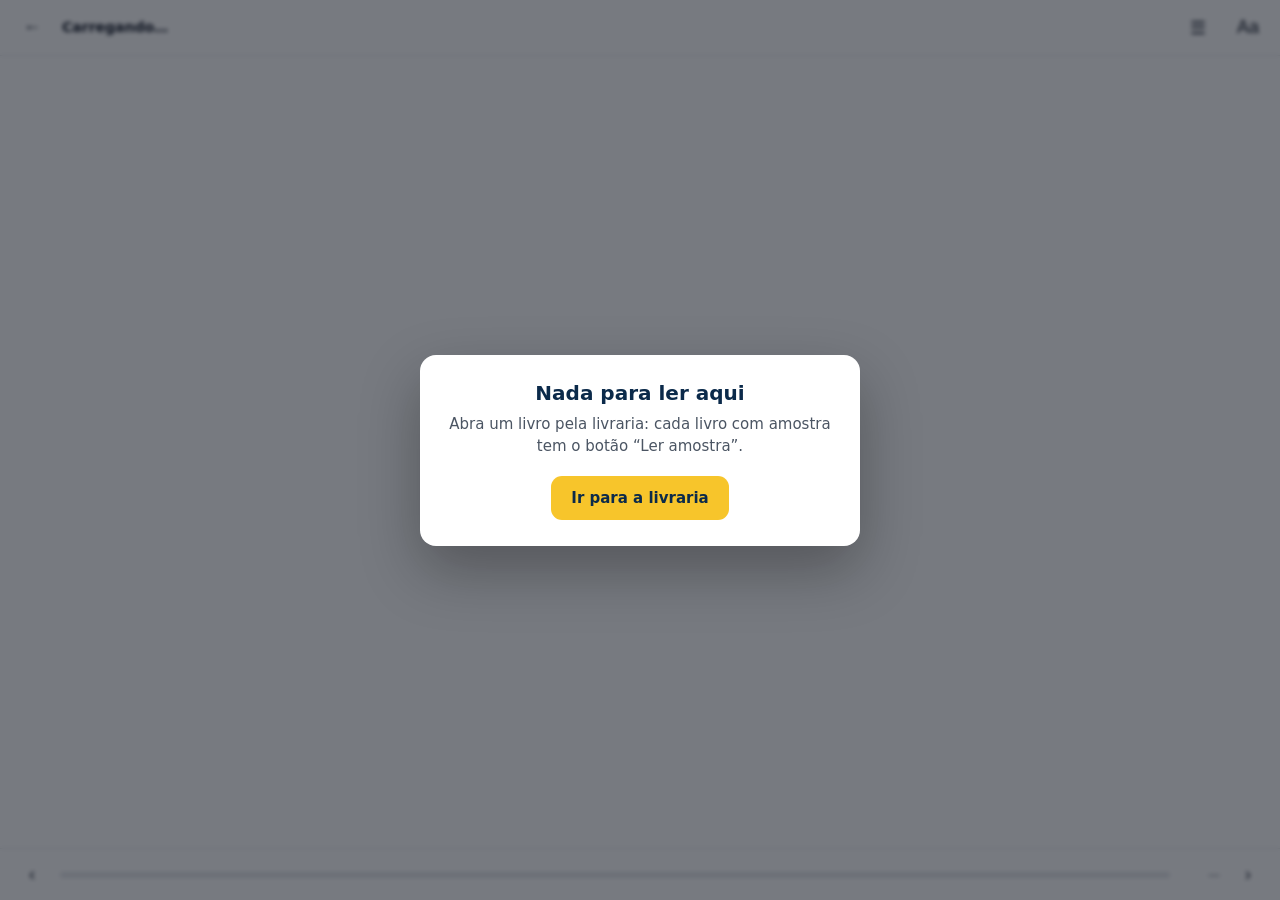
<file: ler.html>
<!doctype html>
<html lang="pt-BR">
<head>
<meta charset="utf-8">
<meta name="viewport" content="width=device-width, initial-scale=1, viewport-fit=cover">
<title>Leitor — Soluções Omega</title>
<link rel="icon" href="assets/img/logo-livros.png">
<style>
  :root{
    --primary:#0b2a4a; --gold:#f7c52b; --muted:#6b7280; --line:#e5e7eb;
    --fundo:#ffffff; --papel:#ffffff; --texto:#111827; --barra:#ffffff;
  }
  [data-tema="sepia"]{ --fundo:#f4ecd8; --papel:#f4ecd8; --texto:#4a3b2a; --barra:#efe4cc; --line:#e0d3b8; }
  [data-tema="escuro"]{ --fundo:#13161b; --papel:#13161b; --texto:#e7e9ee; --barra:#1b1f26; --line:#2a3039; --muted:#9aa3b2; }

  *{ box-sizing:border-box }
  html,body{ margin:0; padding:0; height:100%; background:var(--fundo); color:var(--texto);
    font-family:system-ui,-apple-system,"Segoe UI",Roboto,sans-serif; overscroll-behavior:none; }

  .topo{ position:fixed; top:0; left:0; right:0; height:56px; z-index:20; display:flex; align-items:center; gap:10px;
    padding:0 12px; background:var(--barra); border-bottom:1px solid var(--line);
    padding-top:env(safe-area-inset-top); height:calc(56px + env(safe-area-inset-top)); }
  .topo .titulo{ flex:1; min-width:0; font-size:14px; font-weight:700; line-height:1.25;
    overflow:hidden; text-overflow:ellipsis; white-space:nowrap }
  .topo .titulo span{ display:block; font-size:12px; font-weight:500; color:var(--muted);
    overflow:hidden; text-overflow:ellipsis; white-space:nowrap }
  .ic{ width:40px; height:40px; min-width:40px; display:grid; place-items:center; border:0; border-radius:10px;
    background:transparent; color:var(--texto); cursor:pointer; font-size:18px; padding:0 }
  .ic:hover{ background:rgba(127,127,127,.14) }

  #area{ position:fixed; top:calc(56px + env(safe-area-inset-top)); bottom:calc(52px + env(safe-area-inset-bottom));
    left:0; right:0; background:var(--papel) }

  .rodape{ position:fixed; left:0; right:0; bottom:0; height:calc(52px + env(safe-area-inset-bottom));
    padding-bottom:env(safe-area-inset-bottom); z-index:20; display:flex; align-items:center; gap:8px;
    padding-left:12px; padding-right:12px; background:var(--barra); border-top:1px solid var(--line) }
  .rodape .barra{ flex:1; height:6px; border-radius:99px; background:var(--line); overflow:hidden }
  .rodape .barra i{ display:block; height:100%; width:0; background:var(--gold); transition:width .25s }
  .rodape .quanto{ font-size:12px; color:var(--muted); min-width:42px; text-align:right }

  .painel{ position:fixed; z-index:30; background:var(--barra); border:1px solid var(--line);
    border-radius:14px; box-shadow:0 18px 50px rgba(0,0,0,.18); padding:14px; display:none }
  .painel.aberto{ display:block }
  #painel-ajustes{ top:calc(62px + env(safe-area-inset-top)); right:10px; width:260px }
  .linha{ display:flex; align-items:center; justify-content:space-between; gap:10px; margin-bottom:12px }
  .linha:last-child{ margin-bottom:0 }
  .linha b{ font-size:13px; font-weight:700 }
  .grupo{ display:flex; gap:6px }
  .grupo button{ border:1.5px solid var(--line); background:transparent; color:var(--texto);
    border-radius:9px; padding:7px 11px; cursor:pointer; font:inherit; font-size:13px }
  .grupo button[aria-pressed="true"]{ border-color:var(--gold); background:rgba(247,197,43,.18); font-weight:700 }

  #painel-sumario{ top:calc(62px + env(safe-area-inset-top)); left:10px; right:10px; max-width:420px;
    max-height:70vh; overflow:auto; padding:8px }
  #painel-sumario a{ display:block; padding:11px 10px; border-radius:9px; color:var(--texto);
    text-decoration:none; font-size:14px; border-bottom:1px solid var(--line) }
  #painel-sumario a:last-child{ border-bottom:0 }
  #painel-sumario a:hover{ background:rgba(127,127,127,.12) }

  .aviso{ position:fixed; inset:0; z-index:40; display:none; place-items:center; padding:24px;
    background:rgba(8,14,24,.55); backdrop-filter:blur(2px) }
  .aviso.aberto{ display:grid }
  .aviso .caixa{ background:#fff; color:#111827; border-radius:16px; max-width:440px; width:100%;
    padding:26px; text-align:center; box-shadow:0 24px 60px rgba(0,0,0,.3) }
  .aviso h2{ margin:0 0 8px; font-size:20px; color:var(--primary) }
  .aviso p{ margin:0 0 18px; color:#4b5563; line-height:1.5; font-size:15px }
  .btn{ display:inline-block; border:0; border-radius:11px; padding:13px 20px; font:inherit; font-weight:700;
    cursor:pointer; text-decoration:none; font-size:15px }
  .btn-gold{ background:var(--gold); color:var(--primary) }
  .btn-ghost{ background:transparent; color:var(--primary); border:1.5px solid var(--line) }

  .carregando{ position:fixed; inset:0; display:grid; place-items:center; color:var(--muted); font-size:14px; z-index:5 }

  /* tocador de audiolivro */
  #tocador{ position:fixed; top:calc(56px + env(safe-area-inset-top)); bottom:calc(52px + env(safe-area-inset-bottom));
    left:0; right:0; display:flex; flex-direction:column; align-items:center; justify-content:center; gap:18px; padding:24px }
  #tocador[hidden]{ display:none }
  .capa-audio{ width:min(62vw,230px); aspect-ratio:1; border-radius:20px; display:grid; place-items:center; font-size:64px;
    background:linear-gradient(145deg,#1a5099,#0b2a4a); color:#f7c52b; box-shadow:0 18px 44px rgba(0,0,0,.28) }
  .faixa-nome{ font-size:16px; font-weight:700; text-align:center; max-width:90%; line-height:1.3 }
  .tempo{ display:flex; align-items:center; gap:10px; width:min(520px,92%); font-size:12px; color:var(--muted) }
  .tempo input{ flex:1; accent-color:var(--gold) }
  .controles{ display:flex; align-items:center; gap:22px }
  .ic.grande{ width:54px; height:54px; font-size:14px; font-weight:800 }
  .ic.play{ width:74px; height:74px; border-radius:50%; background:var(--gold); color:#0b2a4a; font-size:28px }
  .ic.play:hover{ filter:brightness(1.05) }
  .velocidade{ display:flex; gap:6px }
  .vel{ border:1.5px solid var(--line); background:transparent; color:var(--texto); border-radius:9px;
    padding:6px 11px; font:inherit; font-size:12.5px; cursor:pointer }
  .vel[aria-pressed="true"]{ border-color:var(--gold); background:rgba(247,197,43,.18); font-weight:700 }

  /* leitura limpa: some com as barras e o livro ocupa a tela toda */
  body.limpo .topo, body.limpo .rodape{ opacity:0; pointer-events:none; transition:opacity .2s }
  body.limpo #area{ top:0; bottom:0 }
  .topo,.rodape{ transition:opacity .2s }
  #area{ transition:top .2s,bottom .2s }

  @media (min-width:900px){
    #area{ left:50%; width:min(1100px,96vw); transform:translateX(-50%) }
  }
</style>
</head>
<body>

<header class="topo">
  <button class="ic" id="b-voltar" title="Voltar para a livraria" aria-label="Voltar">←</button>
  <div class="titulo" id="t-titulo">Carregando…<span id="t-autor"></span></div>
  <button class="ic" id="b-sumario" title="Sumário" aria-label="Sumário">☰</button>
  <button class="ic" id="b-ajustes" title="Ajustes de leitura" aria-label="Ajustes">Aa</button>
</header>

<div id="area"></div>
<div id="tocador" hidden>
  <div class="capa-audio">🎧</div>
  <div class="faixa-nome" id="faixa-nome">—</div>
  <audio id="som" preload="metadata"></audio>
  <div class="tempo"><span id="t-agora">0:00</span>
    <input type="range" id="t-barra" min="0" max="1000" value="0" step="1" aria-label="Posição da faixa">
    <span id="t-total">0:00</span></div>
  <div class="controles">
    <button class="ic grande" id="b-volta15" title="Voltar 15 segundos">⟲15</button>
    <button class="ic play" id="b-play" title="Tocar">▶</button>
    <button class="ic grande" id="b-frente15" title="Avançar 15 segundos">15⟳</button>
  </div>
  <div class="velocidade">
    <button class="vel" data-vel="0.8">0,8×</button><button class="vel" data-vel="1" aria-pressed="true">1×</button>
    <button class="vel" data-vel="1.25">1,25×</button><button class="vel" data-vel="1.5">1,5×</button>
  </div>
</div>
<div class="carregando" id="carregando">Abrindo o livro…</div>

<footer class="rodape">
  <button class="ic" id="b-ant" title="Página anterior" aria-label="Anterior">‹</button>
  <div class="barra"><i id="progresso"></i></div>
  <span class="quanto" id="quanto">—</span>
  <button class="ic" id="b-prox" title="Próxima página" aria-label="Próxima">›</button>
</footer>

<div class="painel" id="painel-ajustes">
  <div class="linha"><b>Tamanho da letra</b>
    <div class="grupo"><button id="letra-menos">A−</button><button id="letra-mais">A+</button></div>
  </div>
  <div class="linha"><b>Fundo</b>
    <div class="grupo">
      <button data-tema="claro">Claro</button>
      <button data-tema="sepia">Sépia</button>
      <button data-tema="escuro">Escuro</button>
    </div>
  </div>
</div>

<div class="painel" id="painel-sumario"></div>

<div class="aviso" id="aviso">
  <div class="caixa">
    <h2 id="aviso-t">Fim da amostra</h2>
    <p id="aviso-p">Você leu os capítulos liberados deste livro. Para continuar, compre o livro na nossa livraria.</p>
    <div style="display:flex;gap:10px;justify-content:center;flex-wrap:wrap">
      <a class="btn btn-gold" id="aviso-comprar" href="livros.html">Comprar o livro</a>
      <button class="btn btn-ghost" id="aviso-fechar" type="button">Continuar lendo a amostra</button>
    </div>
  </div>
</div>

<script src="assets/js/jszip.min.js"></script>
<script src="assets/js/epub.min.js"></script>
<script>
(function () {
  var par = new URLSearchParams(location.search);
  var chave = (par.get('chave') || '').trim().toUpperCase();
  var arquivoDireto = par.get('arquivo') || '';
  var tituloPar = par.get('titulo') || '';
  var autorPar = par.get('autor') || '';
  var livroId = par.get('livro') || '';
  var ehAmostra = !chave;

  var $ = function (id) { return document.getElementById(id); };
  var livro = null, vis = null, guardarEm = 'omega_leitura_' + (chave || livroId || 'amostra');

  function erroNaTela(titulo, texto) {
    $('carregando').style.display = 'none';
    $('aviso-t').textContent = titulo;
    $('aviso-p').textContent = texto;
    $('aviso-fechar').style.display = 'none';
    $('aviso').classList.add('aberto');
  }

  // ---------- preferências de leitura ----------
  var escuroNoAparelho = window.matchMedia && window.matchMedia('(prefers-color-scheme: dark)').matches;
  var prefs = { letra: 100, tema: escuroNoAparelho ? 'escuro' : 'claro' };
  try { prefs = Object.assign(prefs, JSON.parse(localStorage.getItem('omega_leitor_prefs') || '{}')); } catch (e) {}
  function salvarPrefs() { try { localStorage.setItem('omega_leitor_prefs', JSON.stringify(prefs)); } catch (e) {} }
  function aplicarPrefs() {
    document.documentElement.setAttribute('data-tema', prefs.tema);
    Array.prototype.forEach.call(document.querySelectorAll('[data-tema]'), function (b) {
      if (b.tagName === 'BUTTON') b.setAttribute('aria-pressed', b.dataset.tema === prefs.tema ? 'true' : 'false');
    });
    if (vis) {
      vis.themes.fontSize(prefs.letra + '%');
      // Regra com !important em todos os elementos: é a única que vence o estilo
      // que o próprio livro traz escrito em cada parágrafo.
      var corTexto = prefs.tema === 'escuro' ? '#e9ebf0' : (prefs.tema === 'sepia' ? '#43361f' : '#111827');
      var corFundo = prefs.tema === 'escuro' ? '#13161b' : (prefs.tema === 'sepia' ? '#f4ecd8' : '#ffffff');
      if (prefs.tema === 'claro') {
        vis.themes.default({ 'body': { 'background': '#ffffff' } });
      } else {
        vis.themes.default({
          'body': { 'background': corFundo + ' !important' },
          'body *, p, div, span, h1, h2, h3, h4, h5, h6, li, td, blockquote, em, strong, i, b, a': {
            'color': corTexto + ' !important',
            'background-color': 'transparent !important'
          },
          'img.bg, img[class*="bg"]': { 'opacity': '.22' }
        });
      }
    }
    salvarPrefs();
  }

  // ---------- abre o livro ----------
  // Busca o arquivo primeiro: assim dá para avisar direito quando o servidor recusa,
  // e o leitor recebe o EPUB em memória (não depende da terminação do endereço).
  function buscarEAbrir(url, titulo, autor) {
    fetch(url, { credentials: 'same-origin' })
      .then(function (r) {
        if (r.status === 403) throw new Error('bloqueado');
        if (!r.ok) throw new Error('falhou');
        return r.arrayBuffer();
      })
      .then(function (buf) { abrir(buf, titulo, autor); })
      .catch(function (e) {
        if (e && e.message === 'bloqueado') erroNaTela('Livro só para quem comprou', 'Este arquivo é do livro completo. Abra pelo link que você recebeu na compra, ou leia a amostra grátis na livraria.');
        else erroNaTela('Não consegui abrir o livro', 'O arquivo pode estar indisponível no momento. Tente de novo em alguns instantes.');
      });
  }

  function abrir(fonte, titulo, autor) {
    $('t-titulo').firstChild.nodeValue = titulo || 'Livro';
    $('t-autor').textContent = autor || '';
    document.title = (titulo || 'Leitor') + ' — Soluções Omega';

    livro = ePub(fonte);
    vis = livro.renderTo('area', { width: '100%', height: '100%', flow: 'paginated', spread: 'none', allowScriptedContent: false });

    var volta = null;
    try { volta = localStorage.getItem(guardarEm); } catch (e) {}
    vis.display(volta || undefined).then(function () {
      $('carregando').style.display = 'none';
      aplicarPrefs();
    }).catch(function () {
      vis.display().then(function () { $('carregando').style.display = 'none'; aplicarPrefs(); })
        .catch(function () { erroNaTela('Não consegui abrir o livro', 'O arquivo pode estar indisponível no momento. Tente de novo em alguns instantes.'); });
    });

    livro.ready.then(function () { return livro.locations.generate(1600); }).then(desenharProgresso).catch(function () {});

    livro.loaded.navigation.then(function (nav) {
      var alvo = $('painel-sumario'), itens = (nav && nav.toc) || [];
      if (!itens.length) { alvo.innerHTML = '<a href="#" data-sem>Este livro não tem sumário.</a>'; return; }
      alvo.innerHTML = itens.map(function (it, i) {
        return '<a href="#" data-ir="' + encodeURIComponent(it.href) + '">' + ((it.label || ('Capítulo ' + (i + 1))).trim() || ('Capítulo ' + (i + 1))) + '</a>';
      }).join('');
    }).catch(function () {});

    vis.on('relocated', function (loc) {
      try { localStorage.setItem(guardarEm, loc.start.cfi); } catch (e) {}
      desenharProgresso(loc);
      if (ehAmostra && loc.atEnd) mostrarFimDaAmostra();
    });

    vis.on('keyup', teclado);
    document.addEventListener('keyup', teclado);
  }

  function desenharProgresso(loc) {
    try {
      var cfi = (loc && loc.start && loc.start.cfi) || (vis && vis.currentLocation() && vis.currentLocation().start.cfi);
      if (!cfi || !livro.locations || !livro.locations.length()) return;
      var pct = Math.round(livro.locations.percentageFromCfi(cfi) * 100);
      if (!isFinite(pct)) return;
      $('progresso').style.width = pct + '%';
      $('quanto').textContent = pct + '%';
    } catch (e) {}
  }

  function mostrarFimDaAmostra() {
    $('aviso-t').textContent = 'Fim da amostra';
    $('aviso-p').textContent = 'Você leu os capítulos liberados deste livro. Para ler o resto, é só comprar na livraria.';
    $('aviso-comprar').href = livroId ? ('livros.html?livro=' + encodeURIComponent(livroId)) : 'livros.html';
    $('aviso').classList.add('aberto');
  }

  function teclado(e) {
    var k = e && (e.key || e.code);
    if (k === 'ArrowLeft') vis.prev();
    if (k === 'ArrowRight') vis.next();
  }

  // ---------- botões ----------
  $('b-ant').onclick = function () { vis && vis.prev(); };
  $('b-prox').onclick = function () { vis && vis.next(); };
  $('b-voltar').onclick = function () { location.href = 'livros.html'; };
  $('aviso-fechar').onclick = function () { $('aviso').classList.remove('aberto'); };

  function alternar(id) {
    var p = $(id), outro = $(id === 'painel-ajustes' ? 'painel-sumario' : 'painel-ajustes');
    outro.classList.remove('aberto');
    p.classList.toggle('aberto');
  }
  $('b-ajustes').onclick = function (e) { e.stopPropagation(); alternar('painel-ajustes'); };
  $('b-sumario').onclick = function (e) { e.stopPropagation(); alternar('painel-sumario'); };
  document.addEventListener('click', function (e) {
    if (e.target.closest('.painel') || e.target.closest('.ic')) return;
    $('painel-ajustes').classList.remove('aberto');
    $('painel-sumario').classList.remove('aberto');
  });

  $('letra-mais').onclick = function () { prefs.letra = Math.min(180, prefs.letra + 10); aplicarPrefs(); };
  $('letra-menos').onclick = function () { prefs.letra = Math.max(70, prefs.letra - 10); aplicarPrefs(); };
  Array.prototype.forEach.call(document.querySelectorAll('.grupo button[data-tema]'), function (b) {
    b.onclick = function () { prefs.tema = b.dataset.tema; aplicarPrefs(); };
  });
  $('painel-sumario').addEventListener('click', function (e) {
    var a = e.target.closest('[data-ir]'); if (!a) return;
    e.preventDefault();
    vis.display(decodeURIComponent(a.dataset.ir));
    $('painel-sumario').classList.remove('aberto');
  });

  // toque nas laterais vira a página; no meio, esconde as barras para a leitura ficar limpa
  (function () {
    var area = $('area');
    area.addEventListener('click', function (e) {
      var l = e.clientX / window.innerWidth;
      if (l < 0.3) vis && vis.prev();
      else if (l > 0.7) vis && vis.next();
      else document.body.classList.toggle('limpo');
    });
  })();

  // toque: arrastar para virar a página
  (function () {
    var x0 = null;
    document.addEventListener('touchstart', function (e) { x0 = e.changedTouches[0].clientX; }, { passive: true });
    document.addEventListener('touchend', function (e) {
      if (x0 === null) return;
      var dx = e.changedTouches[0].clientX - x0; x0 = null;
      if (Math.abs(dx) < 45) return;
      if (dx < 0) vis && vis.next(); else vis && vis.prev();
    }, { passive: true });
  })();

  aplicarPrefs();


  // ---------- tocador de audiolivro ----------
  var faixas = [], faixaAtual = 0, som = $('som');

  function mmss(seg) {
    seg = Math.max(0, Math.floor(seg || 0));
    var h = Math.floor(seg / 3600), m2 = Math.floor((seg % 3600) / 60), s2 = seg % 60;
    return (h ? h + ':' + String(m2).padStart(2, '0') : m2) + ':' + String(s2).padStart(2, '0');
  }

  function abrirAudio(lista, titulo, autor) {
    faixas = lista || [];
    if (!faixas.length) { erroNaTela('Audiolivro sem faixas', 'Este livro ainda não tem áudio publicado. Fale com a gente que resolvemos.'); return; }
    $('t-titulo').firstChild.nodeValue = titulo || 'Audiolivro';
    $('t-autor').textContent = autor || '';
    document.title = (titulo || 'Audiolivro') + ' — Soluções Omega';
    document.getElementById('area').style.display = 'none';
    $('tocador').hidden = false;
    $('carregando').style.display = 'none';
    $('b-sumario').onclick = function (e) { e.stopPropagation(); listarFaixas(); alternar('painel-sumario'); };

    var volta = null;
    try { volta = JSON.parse(localStorage.getItem(guardarEm) || 'null'); } catch (e) {}
    irParaFaixa((volta && volta.faixa) || 0, (volta && volta.segundo) || 0, false);
  }

  function listarFaixas() {
    $('painel-sumario').innerHTML = faixas.map(function (f, i) {
      return '<a href="#" data-faixa="' + i + '">' + (i === faixaAtual ? '▶ ' : '') + (f.titulo || ('Faixa ' + (i + 1))) + '</a>';
    }).join('');
  }

  function irParaFaixa(i, segundo, tocar) {
    if (i < 0 || i >= faixas.length) return;
    faixaAtual = i;
    $('faixa-nome').textContent = faixas[i].titulo || ('Faixa ' + (i + 1));
    som.src = faixas[i].arquivo;
    som.load();
    if (segundo) som.addEventListener('loadedmetadata', function uma() { som.currentTime = segundo; som.removeEventListener('loadedmetadata', uma); });
    if (tocar) som.play().catch(function () {});
    listarFaixas();
    guardarPonto();
  }

  function guardarPonto() {
    try { localStorage.setItem(guardarEm, JSON.stringify({ faixa: faixaAtual, segundo: Math.floor(som.currentTime || 0) })); } catch (e) {}
  }

  if (som) {
    som.addEventListener('timeupdate', function () {
      $('t-agora').textContent = mmss(som.currentTime);
      if (som.duration) {
        $('t-barra').value = Math.round(som.currentTime / som.duration * 1000);
        $('progresso').style.width = Math.round((faixaAtual + som.currentTime / som.duration) / faixas.length * 100) + '%';
        $('quanto').textContent = Math.round((faixaAtual + som.currentTime / som.duration) / faixas.length * 100) + '%';
      }
      if (Math.floor(som.currentTime) % 5 === 0) guardarPonto();
    });
    som.addEventListener('loadedmetadata', function () { $('t-total').textContent = mmss(som.duration); });
    som.addEventListener('play', function () { $('b-play').textContent = '❚❚'; });
    som.addEventListener('pause', function () { $('b-play').textContent = '▶'; guardarPonto(); });
    som.addEventListener('ended', function () { if (faixaAtual + 1 < faixas.length) irParaFaixa(faixaAtual + 1, 0, true); });
    som.addEventListener('error', function () {
      if (!faixas.length) return;
      erroNaTela('Não consegui tocar esta faixa', 'O arquivo pode estar indisponível agora, ou o link de leitura expirou. Tente abrir de novo pelo link que você recebeu.');
    });
    $('b-play').onclick = function () { if (som.paused) som.play().catch(function () {}); else som.pause(); };
    $('b-volta15').onclick = function () { som.currentTime = Math.max(0, som.currentTime - 15); };
    $('b-frente15').onclick = function () { som.currentTime = Math.min(som.duration || 0, som.currentTime + 15); };
    $('t-barra').addEventListener('input', function () { if (som.duration) som.currentTime = this.value / 1000 * som.duration; });
    Array.prototype.forEach.call(document.querySelectorAll('.vel'), function (b) {
      b.onclick = function () {
        som.playbackRate = parseFloat(b.dataset.vel);
        Array.prototype.forEach.call(document.querySelectorAll('.vel'), function (o) { o.setAttribute('aria-pressed', o === b ? 'true' : 'false'); });
      };
    });
    $('painel-sumario').addEventListener('click', function (e) {
      var a = e.target.closest('[data-faixa]'); if (!a) return;
      e.preventDefault();
      irParaFaixa(+a.dataset.faixa, 0, true);
      $('painel-sumario').classList.remove('aberto');
    });
    $('b-ant').addEventListener('click', function () { if (faixas.length) irParaFaixa(faixaAtual - 1, 0, true); });
    $('b-prox').addEventListener('click', function () { if (faixas.length) irParaFaixa(faixaAtual + 1, 0, true); });
  }

  // ---------- de onde vem o arquivo ----------
  if (chave) {
    // Livro inteiro: o servidor confere a chave de leitura.
    fetch('/api/leitura/' + encodeURIComponent(chave))
      .then(function (r) { return r.json().then(function (d) { return { ok: r.ok, d: d }; }); })
      .then(function (res) {
        if (!res.ok || !res.d || (!res.d.arquivo && !(res.d.faixas || []).length)) {
          erroNaTela('Não consegui abrir este livro', (res.d && res.d.erro) || 'Chave de leitura inválida. Use o link que você recebeu na compra.');
          return;
        }
        ehAmostra = false;
        if (res.d.formato === 'audio') { abrirAudio(res.d.faixas, res.d.titulo || tituloPar, res.d.autor || autorPar); return; }
        buscarEAbrir(res.d.arquivo, res.d.titulo || tituloPar, res.d.autor || autorPar);
      })
      .catch(function () { erroNaTela('Sem conexão', 'Não consegui falar com o servidor agora. Verifique sua internet e tente de novo.'); });
  } else if (arquivoDireto && /^\/api\/midia\/[a-f0-9]{16,64}$/.test(arquivoDireto)) {
    buscarEAbrir(arquivoDireto, tituloPar, autorPar);
  } else {
    erroNaTela('Nada para ler aqui', 'Abra um livro pela livraria: cada livro com amostra tem o botão “Ler amostra”.');
    $('aviso-comprar').textContent = 'Ir para a livraria';
  }
})();
</script>
</body>
</html>
</file>
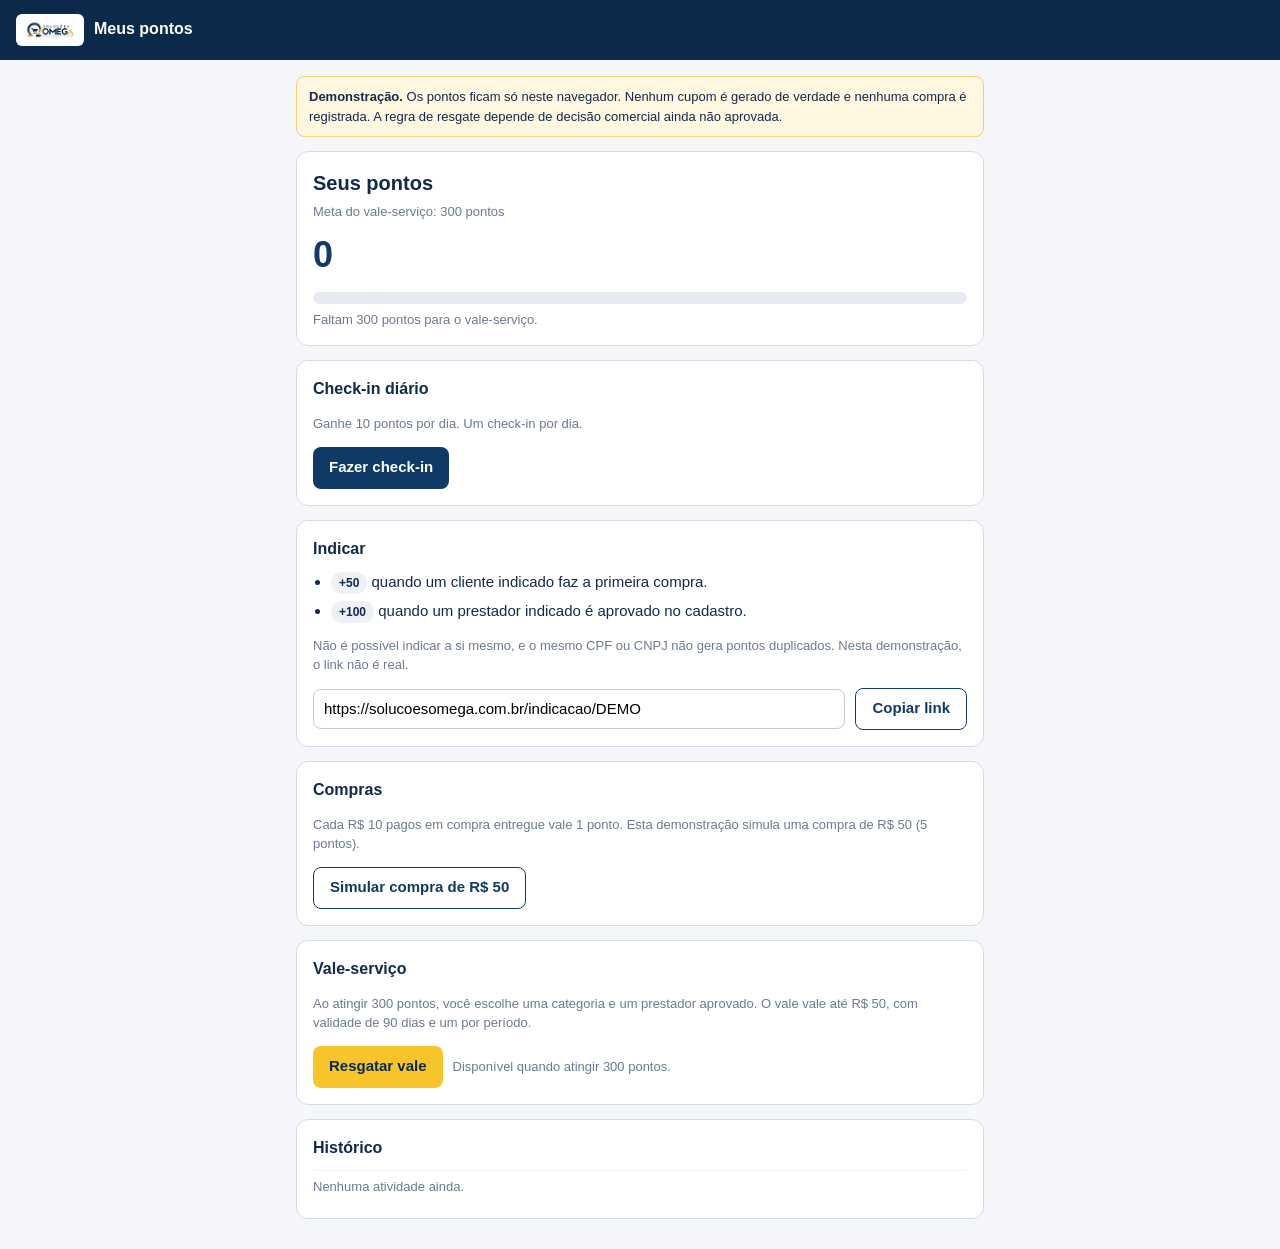
<file: pontos.html>
<!doctype html>
<html lang="pt-BR">
<head>
<meta charset="utf-8">
<meta name="viewport" content="width=device-width, initial-scale=1">
<meta name="robots" content="noindex">
<title>Meus pontos | Soluções Omega</title>
<style>
  :root { --primary:#0f3a66; --primary-deep:#0b2a4a; --gold:#f7c52b; --fg:#13294b; --muted:#6b7a90; --border:#d5dbe5; --bg:#f4f6fa; --ok:#067647; --warn:#b54708; }
  * { box-sizing: border-box; }
  body { margin:0; font-family: Arial, Helvetica, sans-serif; font-size:15px; color:var(--fg); background:var(--bg); line-height:1.5; }
  header { background:var(--primary-deep); color:#fff; padding:14px 16px; }
  header strong { font-size:16px; }
  main { max-width:720px; margin:0 auto; padding:16px; }
  .demo { background:#fff7e0; border:1px solid #f0d27a; padding:10px 12px; border-radius:8px; font-size:13px; margin-bottom:14px; }
  .card { background:#fff; border:1px solid var(--border); border-radius:12px; padding:16px; margin-bottom:14px; }
  h1 { font-size:20px; margin:0 0 4px; }
  h2 { font-size:16px; margin:0 0 10px; }
  .muted { color:var(--muted); font-size:13px; }
  .points { font-size:36px; font-weight:700; color:var(--primary); margin:6px 0 2px; }
  .bar { height:12px; background:#e6ebf2; border-radius:999px; overflow:hidden; margin:10px 0 6px; }
  .bar span { display:block; height:100%; background:var(--gold); width:0%; transition:width .3s; }
  .btn { display:inline-block; height:42px; padding:0 16px; border-radius:8px; border:0; background:var(--primary); color:#fff; font:inherit; font-weight:700; cursor:pointer; }
  .btn[disabled] { background:#aab4c3; cursor:not-allowed; }
  .btn.gold { background:var(--gold); color:var(--primary-deep); }
  .btn.ghost { background:#fff; color:var(--primary); border:1px solid var(--primary); }
  .row { display:flex; gap:10px; flex-wrap:wrap; align-items:center; }
  .tag { display:inline-block; font-size:12px; font-weight:700; padding:2px 8px; border-radius:999px; background:#eef2f7; color:var(--fg); }
  ul.rules { margin:0; padding-left:18px; }
  ul.rules li { margin:6px 0; }
  .hist { font-size:13px; color:var(--muted); margin:6px 0 0; padding:0; list-style:none; }
  .hist li { padding:6px 0; border-top:1px solid #eef2f7; }
  .hidden { display:none !important; }
  input.ref { flex:1; min-width:200px; height:40px; border:1px solid #c5ccd8; border-radius:8px; padding:0 10px; font:inherit; }
</style>
</head>
<body>
<header><img src="assets/img/logo-solucoes-omega.png" alt="Soluções Omega" style="height:32px;width:auto;background:#fff;border-radius:6px;padding:3px 8px;vertical-align:middle;margin-right:10px"><strong>Meus pontos</strong></header>

<main>
  <div class="demo"><strong>Demonstração.</strong> Os pontos ficam só neste navegador. Nenhum cupom é gerado de verdade e nenhuma compra é registrada. A regra de resgate depende de decisão comercial ainda não aprovada.</div>

  <section class="card" aria-labelledby="t-saldo">
    <h1 id="t-saldo">Seus pontos</h1>
    <div class="muted">Meta do vale-serviço: <span id="meta">300</span> pontos</div>
    <div class="points" id="saldo" aria-live="polite">0</div>
    <div class="bar" role="progressbar" aria-valuemin="0" aria-valuemax="300" aria-valuenow="0" id="barra"><span id="barra-fill"></span></div>
    <div class="muted" id="falta">Faltam 300 pontos para o vale-serviço.</div>
  </section>

  <section class="card" aria-labelledby="t-checkin">
    <h2 id="t-checkin">Check-in diário</h2>
    <p class="muted">Ganhe 10 pontos por dia. Um check-in por dia.</p>
    <div class="row">
      <button class="btn" id="btn-checkin" type="button">Fazer check-in</button>
      <span class="muted" id="msg-checkin"></span>
    </div>
  </section>

  <section class="card" aria-labelledby="t-indicar">
    <h2 id="t-indicar">Indicar</h2>
    <ul class="rules">
      <li><span class="tag">+50</span> quando um cliente indicado faz a primeira compra.</li>
      <li><span class="tag">+100</span> quando um prestador indicado é aprovado no cadastro.</li>
    </ul>
    <p class="muted">Não é possível indicar a si mesmo, e o mesmo CPF ou CNPJ não gera pontos duplicados. Nesta demonstração, o link não é real.</p>
    <div class="row">
      <input class="ref" id="link" type="text" readonly value="https://solucoesomega.com.br/indicacao/DEMO">
      <button class="btn ghost" id="btn-copiar" type="button">Copiar link</button>
    </div>
  </section>

  <section class="card" aria-labelledby="t-compras">
    <h2 id="t-compras">Compras</h2>
    <p class="muted">Cada R$ 10 pagos em compra entregue vale 1 ponto. Esta demonstração simula uma compra de R$ 50 (5 pontos).</p>
    <div class="row">
      <button class="btn ghost" id="btn-compra" type="button">Simular compra de R$ 50</button>
    </div>
  </section>

  <section class="card" aria-labelledby="t-premio">
    <h2 id="t-premio">Vale-serviço</h2>
    <p class="muted">Ao atingir 300 pontos, você escolhe uma categoria e um prestador aprovado. O vale vale até R$ 50, com validade de 90 dias e um por período.</p>
    <div class="row">
      <button class="btn gold" id="btn-resgatar" type="button" disabled>Resgatar vale</button>
      <span class="muted" id="msg-premio">Disponível quando atingir 300 pontos.</span>
    </div>
  </section>

  <section class="card" aria-labelledby="t-hist">
    <h2 id="t-hist">Histórico</h2>
    <ul class="hist" id="hist"><li>Nenhuma atividade ainda.</li></ul>
  </section>
</main>

<script>
(function () {
  var KEY = "omegahub-pontos-demo";
  var META = 300;
  var state = { pontos: 0, ultimoCheckin: null, historico: [] };

  function load() {
    try {
      var raw = window.localStorage.getItem(KEY);
      if (raw) {
        var parsed = JSON.parse(raw);
        if (parsed && typeof parsed.pontos === "number") state = parsed;
      }
    } catch (e) { /* armazenamento indisponível: segue com estado em memória */ }
  }

  function save() {
    try { window.localStorage.setItem(KEY, JSON.stringify(state)); } catch (e) { /* ignora */ }
  }

  function hoje() {
    var d = new Date();
    return d.getFullYear() + "-" + (d.getMonth() + 1) + "-" + d.getDate();
  }

  function registrar(texto, pontos) {
    state.pontos += pontos;
    state.historico.unshift({ texto: texto, pontos: pontos, quando: new Date().toLocaleString("pt-BR") });
    state.historico = state.historico.slice(0, 20);
    save();
    render();
  }

  function render() {
    var p = Math.min(state.pontos, META);
    document.getElementById("saldo").textContent = state.pontos;
    document.getElementById("barra").setAttribute("aria-valuenow", p);
    document.getElementById("barra-fill").style.width = (p / META * 100) + "%";
    var falta = Math.max(META - state.pontos, 0);
    document.getElementById("falta").textContent = falta > 0
      ? "Faltam " + falta + " pontos para o vale-serviço."
      : "Você atingiu a meta. O resgate será liberado quando a regra comercial for aprovada.";

    var jaFez = state.ultimoCheckin === hoje();
    var btn = document.getElementById("btn-checkin");
    btn.disabled = jaFez;
    document.getElementById("msg-checkin").textContent = jaFez ? "Check-in de hoje já feito. Volte amanhã." : "";

    var lista = document.getElementById("hist");
    lista.innerHTML = "";
    if (!state.historico.length) {
      lista.innerHTML = "<li>Nenhuma atividade ainda.</li>";
    } else {
      state.historico.forEach(function (h) {
        var li = document.createElement("li");
        li.textContent = h.quando + " · " + h.texto + " (+" + h.pontos + ")";
        lista.appendChild(li);
      });
    }
  }

  document.getElementById("btn-checkin").addEventListener("click", function () {
    if (state.ultimoCheckin === hoje()) return;
    state.ultimoCheckin = hoje();
    registrar("Check-in diário", 10);
  });

  document.getElementById("btn-compra").addEventListener("click", function () {
    registrar("Compra simulada de R$ 50", 5);
  });

  document.getElementById("btn-copiar").addEventListener("click", function () {
    var campo = document.getElementById("link");
    campo.select();
    try { navigator.clipboard.writeText(campo.value); } catch (e) { document.execCommand("copy"); }
    this.textContent = "Copiado";
  });

  load();
  render();
})();
</script>
</body>
</html>
</file>
